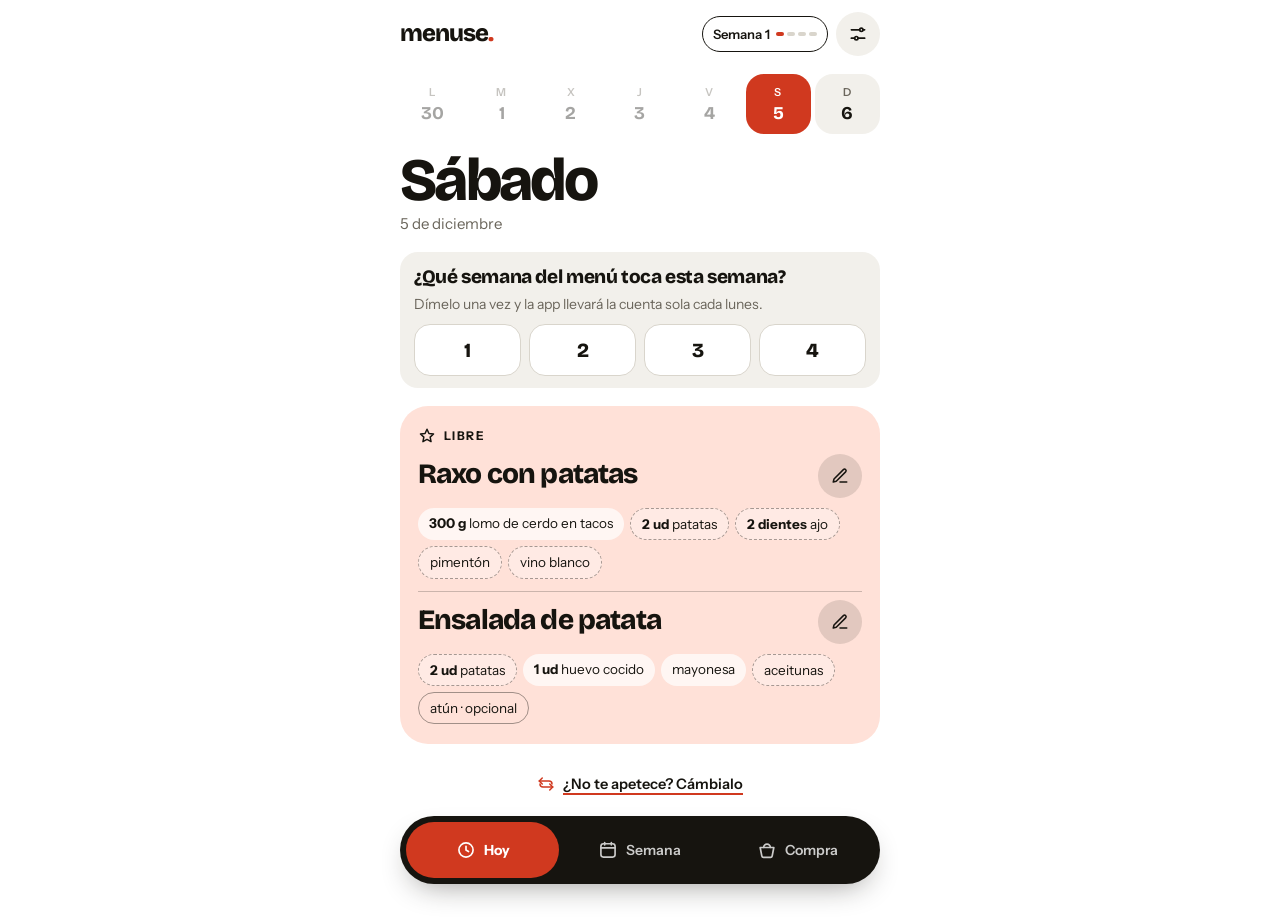
<file: index.html>
<!DOCTYPE html>
<html lang="es">
<head>
<meta charset="UTF-8">
<meta name="viewport" content="width=device-width, initial-scale=1, viewport-fit=cover">
<title>Menuse</title>
<meta name="description" content="Qué comer cada día y la compra de la semana">
<meta name="theme-color" content="#FFFFFF" media="(prefers-color-scheme: light)">
<meta name="theme-color" content="#121110" media="(prefers-color-scheme: dark)">
<meta name="apple-mobile-web-app-capable" content="yes">
<meta name="apple-mobile-web-app-status-bar-style" content="black-translucent">
<meta name="apple-mobile-web-app-title" content="Menuse">
<meta name="mobile-web-app-capable" content="yes">
<link rel="manifest" href="manifest.json">
<link rel="icon" type="image/png" href="favicon.png">
<link rel="apple-touch-icon" href="icon-180.png">
<link rel="preconnect" href="https://fonts.googleapis.com">
<link rel="preconnect" href="https://fonts.gstatic.com" crossorigin>
<link rel="stylesheet" href="https://fonts.googleapis.com/css2?family=Bricolage+Grotesque:opsz,wght@12..96,400..800&family=Instrument+Sans:wght@400..700&display=swap">
<link rel="stylesheet" href="css/styles.css">
</head>
<body>

<header class="topbar">
  <div class="topbar-in">
    <div class="brand">
      <div class="wordmark" aria-label="Menuse">menuse<span>.</span></div>
      <!-- casa compartida en la que estás (sólo si estás en una); al tocarlo, se abre la casa -->
      <button class="housetag" id="houseTag" hidden></button>
    </div>
    <!-- qué semana estás mirando; al tocarlo se elige otra -->
    <button class="weekpill" id="weekPill" aria-label="Elegir semana"></button>
    <!-- ajustes: estaciones, tema y copia de seguridad -->
    <button class="hbtn" id="settingsBtn" aria-label="Ajustes">
      <svg viewBox="0 0 24 24" fill="none" stroke="currentColor" stroke-width="2" stroke-linecap="round" stroke-linejoin="round" aria-hidden="true">
        <path d="M4 7h10M18 7h2M4 17h4M12 17h8"/><circle cx="16" cy="7" r="2"/><circle cx="10" cy="17" r="2"/>
      </svg>
    </button>
  </div>
</header>

<main class="shell">
  <!-- aviso fijo cuando miras el menú de otra estación -->
  <div id="banner"></div>
  <section class="view" id="viewHoy"></section>
  <section class="view" id="viewSemana" hidden></section>
  <section class="view" id="viewShop" hidden></section>
</main>

<!-- barra de pestañas flotante, abajo, al alcance del pulgar -->
<nav class="tabbar" role="tablist" aria-label="Secciones">
  <div class="tabbar-in">
    <button class="tab" id="tabHoy" role="tab" aria-selected="true">
      <svg viewBox="0 0 24 24" fill="none" stroke="currentColor" stroke-width="2" stroke-linecap="round" aria-hidden="true">
        <circle cx="12" cy="12" r="8.5"/><path d="M12 7.5V12l3 1.8"/>
      </svg>
      Hoy
    </button>
    <button class="tab" id="tabSemana" role="tab" aria-selected="false">
      <svg viewBox="0 0 24 24" fill="none" stroke="currentColor" stroke-width="2" stroke-linecap="round" aria-hidden="true">
        <rect x="3.5" y="4.5" width="17" height="16" rx="3"/><path d="M3.5 9.5h17M8 3v3M16 3v3"/>
      </svg>
      Semana
    </button>
    <button class="tab" id="tabShop" role="tab" aria-selected="false">
      <svg viewBox="0 0 24 24" fill="none" stroke="currentColor" stroke-width="2" stroke-linecap="round" stroke-linejoin="round" aria-hidden="true">
        <path d="M8 9a4 4 0 0 1 8 0"/><path d="M3.8 9h16.4l-2 10.2a2 2 0 0 1-2 1.6H7.8a2 2 0 0 1-2-1.6z"/>
      </svg>
      Compra
    </button>
  </div>
</nav>

<div class="snack" id="snack" hidden>
  <span id="snackMsg"></span>
  <button id="snackUndo">Deshacer</button>
</div>

<div class="scrim" id="scrim" hidden></div>
<div class="sheet" id="sheet" role="dialog" aria-modal="true" hidden tabindex="-1">
  <div class="grab"></div>
  <div class="sheet-in" id="sheetIn"></div>
</div>

<!-- Toda la lógica está en js/ (Model, ViewModel y View). Empieza por js/app.js -->
<script type="module" src="js/app.js"></script>
</body>
</html>
</file>
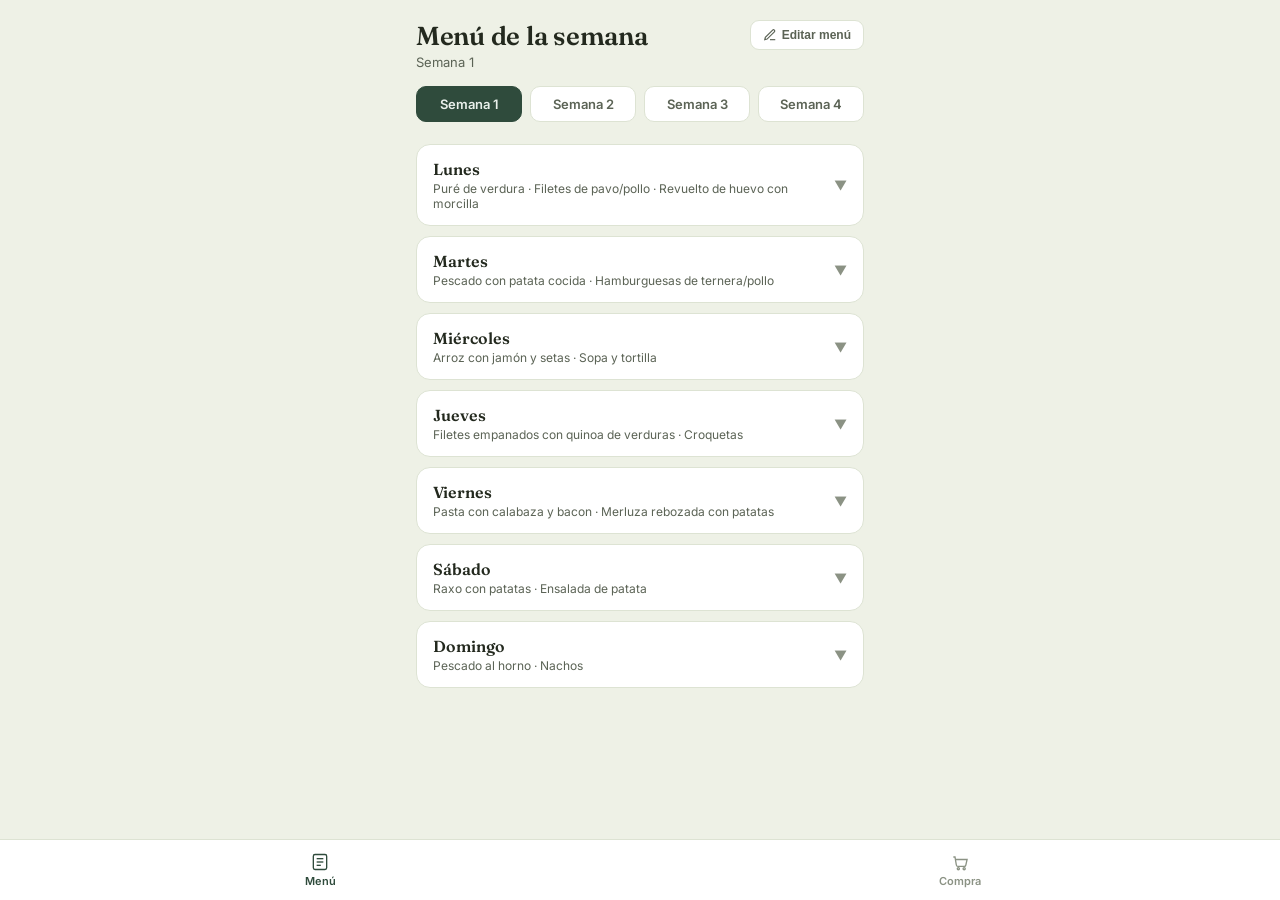
<file: menu-compra.html>
<!DOCTYPE html>
<html lang="es">
<head>
<meta charset="UTF-8">
<meta name="viewport" content="width=device-width, initial-scale=1.0, maximum-scale=1">
<title>Menú y compra</title>
<link rel="preconnect" href="https://fonts.googleapis.com">
<link rel="preconnect" href="https://fonts.gstatic.com" crossorigin>
<link href="https://fonts.googleapis.com/css2?family=Fraunces:opsz,wght@9..144,500;9..144,600;9..144,700&family=Inter:wght@400;500;600;700&display=swap" rel="stylesheet">
<style>
:root{
  --bg:#EEF1E6;
  --surface:#FFFFFF;
  --ink:#23291E;
  --ink-soft:#5B6355;
  --primary:#2F4B3C;
  --primary-ink:#EAF1EC;
  --accent:#C97B2E;
  --accent-ink:#4A2D0F;
  --muted:#8B9284;
  --line:#DDE3D3;
  --done:#B9C4AE;
  --danger:#A8402F;
  --basic-bg:#F3E4CC;
  --basic-ink:#7A4E14;
}
@media (prefers-color-scheme: dark){
  :root:not([data-theme="light"]){
    --bg:#1B1F17;
    --surface:#242A20;
    --ink:#EDEFE6;
    --ink-soft:#AEB5A2;
    --primary:#8FB89E;
    --primary-ink:#12241A;
    --accent:#E4A45C;
    --accent-ink:#2E1B08;
    --muted:#7C8672;
    --line:#3A4133;
    --done:#4B5442;
    --danger:#E27860;
    --basic-bg:#3E3121;
    --basic-ink:#E9C285;
  }
}
:root[data-theme="dark"]{
  --bg:#1B1F17;
  --surface:#242A20;
  --ink:#EDEFE6;
  --ink-soft:#AEB5A2;
  --primary:#8FB89E;
  --primary-ink:#12241A;
  --accent:#E4A45C;
  --accent-ink:#2E1B08;
  --muted:#7C8672;
  --line:#3A4133;
  --done:#4B5442;
  --danger:#E27860;
  --basic-bg:#3E3121;
  --basic-ink:#E9C285;
}
*{box-sizing:border-box;}
html,body{margin:0;padding:0;}
body{
  background:var(--bg);
  color:var(--ink);
  font-family:'Inter',system-ui,-apple-system,sans-serif;
  min-height:100vh;
  padding-bottom:84px;
}
.wrap{
  max-width:480px;
  margin:0 auto;
  padding:20px 16px 8px;
}
header{
  display:flex;
  justify-content:space-between;
  align-items:flex-start;
  gap:10px;
}
header h1{
  font-family:'Fraunces',Georgia,serif;
  font-weight:600;
  font-size:26px;
  margin:0 0 2px;
  letter-spacing:-0.01em;
}
header p{
  margin:0 0 16px;
  color:var(--ink-soft);
  font-size:13px;
}
.edit-toggle{
  border:1px solid var(--line);
  background:var(--surface);
  color:var(--ink-soft);
  font-size:12px;
  font-weight:600;
  padding:7px 12px;
  border-radius:9px;
  cursor:pointer;
  white-space:nowrap;
  flex-shrink:0;
  display:flex;
  align-items:center;
  gap:5px;
}
.edit-toggle.on{
  background:var(--primary);
  color:var(--primary-ink);
  border-color:var(--primary);
}
.edit-toggle svg{width:14px;height:14px;}
.restore-link{
  border:none;
  background:none;
  color:var(--danger);
  font-size:12px;
  font-weight:600;
  cursor:pointer;
  padding:0 0 14px;
  display:block;
  margin-top:-4px;
}

.weeks{
  display:flex;
  gap:8px;
  overflow-x:auto;
  padding-bottom:4px;
  margin-bottom:18px;
}
.week-pill{
  flex:1;
  text-align:center;
  padding:9px 0;
  border-radius:10px;
  border:1px solid var(--line);
  background:var(--surface);
  color:var(--ink-soft);
  font-size:13px;
  font-weight:600;
  cursor:pointer;
  white-space:nowrap;
  transition:background .15s, color .15s, border-color .15s;
}
.week-pill.active{
  background:var(--primary);
  color:var(--primary-ink);
  border-color:var(--primary);
}
.view{display:none;}
.view.active{display:block;}

.day-card{
  background:var(--surface);
  border:1px solid var(--line);
  border-radius:14px;
  margin-bottom:10px;
  overflow:hidden;
}
.day-head{
  display:flex;
  justify-content:space-between;
  align-items:center;
  padding:14px 16px;
  cursor:pointer;
}
.day-name{
  font-family:'Fraunces',Georgia,serif;
  font-weight:600;
  font-size:16px;
}
.day-sub{
  font-size:12px;
  color:var(--ink-soft);
  margin-top:2px;
}
.day-chev{
  color:var(--muted);
  font-size:13px;
  transition:transform .18s;
  flex-shrink:0;
}
.day-card.open .day-chev{transform:rotate(180deg);}
.day-body{
  display:none;
  padding:0 16px 14px;
  border-top:1px solid var(--line);
}
.day-card.open .day-body{display:block;padding-top:10px;}
.dish{
  margin-bottom:14px;
}
.dish:last-child{margin-bottom:0;}
.dish-name{
  font-weight:600;
  font-size:14px;
  margin-bottom:6px;
  color:var(--ink);
}
.ing-list{
  list-style:none;
  margin:0;
  padding:0;
}
.ing-list li{
  font-size:13px;
  color:var(--ink-soft);
  padding:3px 0 3px 14px;
  position:relative;
}
.ing-list li::before{
  content:"";
  position:absolute;
  left:0;
  top:10px;
  width:4px;
  height:4px;
  border-radius:50%;
  background:var(--muted);
}
.basic-pill{
  display:inline-block;
  font-size:10px;
  font-weight:600;
  color:var(--basic-ink);
  background:var(--basic-bg);
  border-radius:5px;
  padding:1px 6px;
  margin-left:6px;
  cursor:default;
  vertical-align:middle;
}
.basic-pill.clickable{cursor:pointer;}

.list-summary{
  display:flex;
  justify-content:space-between;
  align-items:baseline;
  margin-bottom:8px;
}
.list-summary .count{
  font-size:13px;
  color:var(--ink-soft);
}
.reset-btn{
  border:none;
  background:none;
  color:var(--accent);
  font-size:13px;
  font-weight:600;
  cursor:pointer;
  padding:4px;
}
.hide-basics-row{
  display:flex;
  align-items:center;
  gap:7px;
  margin-bottom:14px;
  font-size:12px;
  color:var(--ink-soft);
}
.hide-basics-row input{width:15px;height:15px;}

.shop-row{
  display:flex;
  align-items:center;
  gap:8px;
  padding:10px 4px;
  border-bottom:1px solid var(--line);
}
.shop-row:last-child{border-bottom:none;}
.check{
  width:22px;
  height:22px;
  min-width:22px;
  border-radius:50%;
  border:1.5px solid var(--muted);
  background:transparent;
  cursor:pointer;
  display:flex;
  align-items:center;
  justify-content:center;
  color:var(--primary-ink);
  font-size:12px;
  flex-shrink:0;
}
.check.checked{
  background:var(--primary);
  border-color:var(--primary);
}
.shop-item{
  flex:1;
  min-width:0;
}
.shop-item-name{
  font-size:14px;
  line-height:1.3;
}
.shop-row.checked .shop-item-name{
  color:var(--muted);
  text-decoration:line-through;
}
.qty-input{
  width:52px;
  padding:5px 4px;
  border:1px solid var(--line);
  border-radius:7px;
  background:var(--bg);
  color:var(--ink);
  font-size:13px;
  text-align:center;
  font-family:'Inter',sans-serif;
}
.unit-label{
  font-size:12px;
  color:var(--ink-soft);
  min-width:30px;
}
.del-btn{
  border:none;
  background:none;
  color:var(--danger);
  font-size:16px;
  cursor:pointer;
  padding:4px 2px;
  line-height:1;
  flex-shrink:0;
}

.add-form{
  margin-top:16px;
  padding:14px;
  background:var(--surface);
  border:1px solid var(--line);
  border-radius:14px;
}
.add-form-title{
  font-weight:600;
  font-size:14px;
  margin-bottom:10px;
}
.add-row{
  display:flex;
  gap:8px;
  margin-bottom:8px;
}
.add-row input{
  padding:8px 10px;
  border:1px solid var(--line);
  border-radius:8px;
  background:var(--bg);
  color:var(--ink);
  font-size:13px;
  font-family:'Inter',sans-serif;
  min-width:0;
}
.add-row input.name-input{flex:2;}
.add-row input.qty-input-form{flex:1;}
.add-row input.unit-input{flex:1;}
.add-btn{
  width:100%;
  padding:10px;
  border:none;
  border-radius:8px;
  background:var(--accent);
  color:var(--accent-ink);
  font-size:14px;
  font-weight:600;
  cursor:pointer;
  font-family:'Inter',sans-serif;
}
.custom-tag{
  font-size:10px;
  color:var(--accent);
  border:1px solid var(--accent);
  border-radius:5px;
  padding:1px 5px;
  margin-left:6px;
  vertical-align:middle;
}
.empty-note{
  font-size:13px;
  color:var(--ink-soft);
  text-align:center;
  padding:24px 0;
}

.edit-dish{
  border:1px solid var(--line);
  border-radius:10px;
  padding:10px;
  margin-bottom:10px;
  background:var(--bg);
}
.edit-dish-head{
  display:flex;
  gap:6px;
  margin-bottom:8px;
  align-items:center;
}
.edit-dish-head input{
  flex:1;
  font-weight:600;
  font-size:13px;
  padding:7px 9px;
  border:1px solid var(--line);
  border-radius:7px;
  background:var(--surface);
  color:var(--ink);
  font-family:'Inter',sans-serif;
  min-width:0;
}
.edit-ing-row{
  display:flex;
  gap:6px;
  margin-bottom:6px;
  align-items:center;
}
.edit-ing-row input{
  padding:6px 7px;
  border:1px solid var(--line);
  border-radius:7px;
  background:var(--surface);
  color:var(--ink);
  font-size:12px;
  font-family:'Inter',sans-serif;
  min-width:0;
}
.edit-ing-row .ei-item{flex:3;}
.edit-ing-row .ei-qty{flex:1;}
.edit-ing-row .ei-unit{flex:1;}
.small-btn{
  border:1px solid var(--line);
  background:var(--surface);
  color:var(--ink-soft);
  font-size:12px;
  font-weight:600;
  padding:6px 10px;
  border-radius:7px;
  cursor:pointer;
}
.small-btn.danger{color:var(--danger);border-color:var(--danger);}
.edit-dish-actions{
  display:flex;
  gap:8px;
  margin-top:4px;
}
.add-dish-btn{
  width:100%;
  padding:9px;
  border:1px dashed var(--muted);
  border-radius:9px;
  background:none;
  color:var(--ink-soft);
  font-size:13px;
  font-weight:600;
  cursor:pointer;
  font-family:'Inter',sans-serif;
}

nav.tabbar{
  position:fixed;
  bottom:0;
  left:0;
  right:0;
  background:var(--surface);
  border-top:1px solid var(--line);
  display:flex;
  padding:6px 0 max(6px, env(safe-area-inset-bottom));
  z-index:10;
}
.tab{
  flex:1;
  display:flex;
  flex-direction:column;
  align-items:center;
  gap:2px;
  background:none;
  border:none;
  color:var(--muted);
  font-family:'Inter',sans-serif;
  font-size:11px;
  font-weight:600;
  padding:6px 0;
  cursor:pointer;
}
.tab.active{color:var(--primary);}
.tab-icon{
  width:20px;
  height:20px;
}
</style>
</head>
<body>
<div class="wrap">
  <header>
    <div>
      <h1>Menú de la semana</h1>
      <p id="week-label">Semana 1</p>
    </div>
    <button class="edit-toggle" id="edit-toggle">
      <svg viewBox="0 0 24 24" fill="none" stroke="currentColor" stroke-width="2"><path d="M12 20h9"/><path d="M16.5 3.5a2.1 2.1 0 0 1 3 3L7 19l-4 1 1-4Z"/></svg>
      <span id="edit-toggle-label">Editar menú</span>
    </button>
  </header>

  <div class="weeks" id="weeks"></div>
  <button class="restore-link" id="restore-link" style="display:none;">Restablecer menú original</button>

  <section class="view active" id="view-menu"></section>

  <section class="view" id="view-shop">
    <div class="list-summary">
      <span class="count" id="shop-count">0 de 0 comprados</span>
      <button class="reset-btn" id="reset-checks">Desmarcar todo</button>
    </div>
    <label class="hide-basics-row">
      <input type="checkbox" id="hide-basics-check">
      Ocultar básicos (ingredientes que ya sueles tener)
    </label>
    <div id="shop-list"></div>
    <div class="add-form">
      <div class="add-form-title">Añadir producto</div>
      <div class="add-row">
        <input type="text" class="name-input" id="new-item-name" placeholder="Nombre del producto">
      </div>
      <div class="add-row">
        <input type="number" class="qty-input-form" id="new-item-qty" placeholder="Cantidad" min="0" step="any">
        <input type="text" class="unit-input" id="new-item-unit" placeholder="Unidad (g, ud...)">
      </div>
      <button class="add-btn" id="add-item-btn">Añadir a la lista</button>
    </div>
  </section>
</div>

<nav class="tabbar">
  <button class="tab active" data-view="menu">
    <svg class="tab-icon" viewBox="0 0 24 24" fill="none" stroke="currentColor" stroke-width="1.6"><rect x="4" y="3" width="16" height="18" rx="2"/><line x1="8" y1="8" x2="16" y2="8"/><line x1="8" y1="12" x2="16" y2="12"/><line x1="8" y1="16" x2="13" y2="16"/></svg>
    Menú
  </button>
  <button class="tab" data-view="shop">
    <svg class="tab-icon" viewBox="0 0 24 24" fill="none" stroke="currentColor" stroke-width="1.6"><path d="M4 6h2l1.6 9.6a2 2 0 0 0 2 1.7h7.4a2 2 0 0 0 2-1.6L20.5 9H7"/><circle cx="10" cy="20" r="1.3"/><circle cx="17" cy="20" r="1.3"/></svg>
    Compra
  </button>
</nav>

<script>
const DAYS = ["Lunes","Martes","Miércoles","Jueves","Viernes","Sábado","Domingo"];

function ing(qty, unit, item){ return {qty, unit, item}; }

const DEFAULT_MENU = [
[
  {dishes:[
    {name:"Puré de verdura", ingredients:[ing(300,"g","verduras variadas (patata, zanahoria, puerro, calabacín)"),ing(1,"diente","ajo"),ing(null,null,"aceite de oliva"),ing(null,null,"sal")]},
    {name:"Filetes de pavo/pollo", ingredients:[ing(2,"ud","filetes de pavo o pollo (150 g c/u)"),ing(null,null,"sal"),ing(null,null,"pimienta"),ing(null,null,"aceite de oliva")]},
    {name:"Revuelto de huevo con morcilla", ingredients:[ing(4,"ud","huevos"),ing(100,"g","morcilla"),ing(null,null,"aceite de oliva"),ing(null,null,"sal")]}
  ]},
  {dishes:[
    {name:"Pescado con patata cocida", ingredients:[ing(300,"g","pescado blanco (merluza o rape)"),ing(2,"ud","patatas"),ing(null,null,"aceite de oliva"),ing(null,null,"sal"),ing(null,null,"perejil")]},
    {name:"Hamburguesas de ternera/pollo", ingredients:[ing(2,"ud","hamburguesas de ternera o pollo (125 g c/u)"),ing(2,"ud","panes de hamburguesa"),ing(null,null,"lechuga"),ing(null,null,"tomate"),ing(null,null,"queso (opcional)")]}
  ]},
  {dishes:[
    {name:"Arroz con jamón y setas", ingredients:[ing(150,"g","arroz"),ing(80,"g","jamón en tacos"),ing(150,"g","setas"),ing(1,"diente","ajo"),ing(400,"ml","caldo de pollo"),ing(null,null,"aceite de oliva")]},
    {name:"Sopa y tortilla", ingredients:[ing(500,"ml","caldo de pollo o verduras"),ing(50,"g","fideos finos"),ing(4,"ud","huevos"),ing(2,"ud","patatas"),ing(null,null,"aceite de oliva"),ing(null,null,"sal")]}
  ]},
  {dishes:[
    {name:"Filetes empanados con quinoa de verduras", ingredients:[ing(2,"ud","filetes de pollo o ternera"),ing(1,"ud","huevos"),ing(null,null,"pan rallado"),ing(100,"g","quinoa"),ing(null,null,"verduras variadas (pimiento, calabacín, zanahoria)")]},
    {name:"Croquetas", ingredients:[ing(12,"ud","croquetas (o bechamel + jamón/pollo desmenuzado)"),ing(1,"ud","huevos"),ing(null,null,"pan rallado")]}
  ]},
  {dishes:[
    {name:"Pasta con calabaza y bacon", ingredients:[ing(200,"g","pasta"),ing(200,"g","calabaza"),ing(80,"g","bacon en tacos"),ing(1,"diente","ajo"),ing(100,"ml","nata o leche"),ing(null,null,"queso parmesano")]},
    {name:"Merluza rebozada con patatas", ingredients:[ing(2,"ud","filetes de merluza"),ing(null,null,"harina"),ing(1,"ud","huevos"),ing(2,"ud","patatas"),ing(null,null,"aceite de oliva")]}
  ]},
  {dishes:[
    {name:"Raxo con patatas", ingredients:[ing(300,"g","lomo de cerdo en tacos"),ing(2,"ud","patatas"),ing(2,"diente","ajo"),ing(null,null,"pimentón"),ing(null,null,"vino blanco")]},
    {name:"Ensalada de patata", ingredients:[ing(2,"ud","patatas"),ing(1,"ud","huevo cocido"),ing(null,null,"mayonesa"),ing(null,null,"aceitunas"),ing(null,null,"atún (opcional)")]}
  ]},
  {dishes:[
    {name:"Pescado al horno", ingredients:[ing(2,"ud","filetes de pescado blanco"),ing(1,"ud","limón"),ing(null,null,"patatas"),ing(null,null,"cebolla"),ing(null,null,"aceite de oliva")]},
    {name:"Nachos", ingredients:[ing(150,"g","nachos de maíz"),ing(100,"g","queso rallado"),ing(null,null,"tomate"),ing(null,null,"guacamole (opcional)"),ing(null,null,"jalapeños")]}
  ]}
],
[
  {dishes:[
    {name:"Cuartos de pollo al horno", ingredients:[ing(2,"ud","cuartos de pollo"),ing(2,"ud","patatas"),ing(null,null,"ajo"),ing(null,null,"romero"),ing(null,null,"aceite de oliva"),ing(null,null,"sal")]},
    {name:"Revuelto de gulas", ingredients:[ing(4,"ud","huevos"),ing(150,"g","gulas"),ing(null,null,"ajo"),ing(null,null,"guindilla (opcional)"),ing(null,null,"aceite de oliva")]}
  ]},
  {dishes:[
    {name:"Dorada con verduras a la plancha", ingredients:[ing(2,"ud","doradas"),ing(null,null,"calabacín"),ing(null,null,"pimiento"),ing(null,null,"cebolla"),ing(null,null,"aceite de oliva"),ing(null,null,"sal")]},
    {name:"Empanadillas", ingredients:[ing(10,"ud","obleas de empanadilla"),ing(null,null,"relleno de atún o carne"),ing(null,null,"tomate frito"),ing(1,"ud","huevo cocido (si es de atún)")]}
  ]},
  {dishes:[
    {name:"Ensalada de pasta con pollo", ingredients:[ing(200,"g","pasta"),ing(1,"ud","pechuga de pollo"),ing(null,null,"tomate cherry"),ing(null,null,"maíz"),ing(null,null,"aceitunas"),ing(null,null,"aceite de oliva")]},
    {name:"Boquerones/sardinas", ingredients:[ing(300,"g","boquerones o sardinas"),ing(null,null,"harina"),ing(null,null,"aceite de oliva"),ing(null,null,"limón"),ing(null,null,"sal")]}
  ]},
  {dishes:[
    {name:"Puré de lentejas/garbanzos + filetes de ternera", ingredients:[ing(200,"g","lentejas o garbanzos"),ing(null,null,"zanahoria"),ing(null,null,"cebolla"),ing(null,null,"ajo"),ing(2,"ud","filetes de ternera")]},
    {name:"Noodles", ingredients:[ing(200,"g","noodles"),ing(null,null,"verduras variadas (zanahoria, pimiento, brócoli)"),ing(null,null,"salsa de soja"),ing(null,null,"ajo"),ing(null,null,"jengibre")]}
  ]},
  {dishes:[
    {name:"Fideos con almejas", ingredients:[ing(200,"g","fideos"),ing(300,"g","almejas"),ing(null,null,"ajo"),ing(null,null,"perejil"),ing(null,null,"caldo de pescado"),ing(null,null,"vino blanco")]},
    {name:"Alitas de pollo", ingredients:[ing(8,"ud","alitas de pollo"),ing(null,null,"ajo"),ing(null,null,"pimentón"),ing(null,null,"aceite de oliva"),ing(null,null,"sal")]}
  ]},
  {dishes:[
    {name:"Albóndigas de ternera", ingredients:[ing(300,"g","carne picada de ternera"),ing(1,"ud","huevos"),ing(null,null,"pan rallado"),ing(null,null,"ajo"),ing(null,null,"perejil"),ing(null,null,"tomate frito")]},
    {name:"Pizza", ingredients:[ing(1,"ud","base de masa de pizza"),ing(null,null,"tomate frito"),ing(null,null,"mozzarella"),ing(null,null,"ingredientes al gusto")]}
  ]},
  {dishes:[
    {name:"Carbonara", ingredients:[ing(200,"g","pasta"),ing(100,"g","bacon o panceta"),ing(2,"ud","huevos"),ing(null,null,"queso parmesano"),ing(null,null,"pimienta")]},
    {name:"Piqui piqui", ingredients:[ing(300,"g","carne de cerdo o pollo en tacos"),ing(null,null,"patatas fritas"),ing(null,null,"ajo"),ing(null,null,"pimentón"),ing(null,null,"mayonesa o alioli")]}
  ]}
],
[
  {dishes:[
    {name:"Ensalada de arroz con pescado", ingredients:[ing(150,"g","arroz"),ing(200,"g","pescado (atún o similar)"),ing(null,null,"maíz"),ing(null,null,"pimiento"),ing(null,null,"aceitunas"),ing(null,null,"aceite de oliva")]},
    {name:"Revuelto de setas shiitake", ingredients:[ing(4,"ud","huevos"),ing(150,"g","setas shiitake"),ing(null,null,"ajo"),ing(null,null,"aceite de oliva"),ing(null,null,"perejil")]}
  ]},
  {dishes:[
    {name:"Gnocchi con calabaza", ingredients:[ing(300,"g","gnocchi"),ing(200,"g","calabaza"),ing(100,"ml","nata"),ing(null,null,"queso parmesano"),ing(null,null,"nuez moscada")]},
    {name:"Salpicón de palometa", ingredients:[ing(300,"g","palometa cocida"),ing(null,null,"pimiento"),ing(null,null,"cebolla"),ing(null,null,"aceitunas"),ing(null,null,"vinagre"),ing(null,null,"aceite de oliva")]}
  ]},
  {dishes:[
    {name:"Filetes de ternera con verdura rebozada", ingredients:[ing(2,"ud","filetes de ternera"),ing(null,null,"verduras variadas (calabacín, berenjena)"),ing(null,null,"harina"),ing(null,null,"huevo"),ing(null,null,"aceite de oliva")]},
    {name:"Fingers de merluza/calamares a la romana", ingredients:[ing(200,"g","merluza en tiras o calamares"),ing(null,null,"harina"),ing(null,null,"huevo"),ing(null,null,"pan rallado"),ing(null,null,"aceite de oliva")]}
  ]},
  {dishes:[
    {name:"Lubina con quinoa", ingredients:[ing(2,"ud","lubinas"),ing(100,"g","quinoa"),ing(null,null,"verduras al gusto"),ing(null,null,"limón"),ing(null,null,"aceite de oliva")]},
    {name:"Cinta de lomo con puré de patata", ingredients:[ing(2,"ud","cintas de lomo de cerdo"),ing(2,"ud","patatas"),ing(null,null,"leche o mantequilla (para el puré)")]}
  ]},
  {dishes:[
    {name:"Pasta con carne picada", ingredients:[ing(200,"g","pasta"),ing(200,"g","carne picada"),ing(null,null,"tomate frito"),ing(null,null,"cebolla"),ing(null,null,"ajo")]},
    {name:"Tortilla de patata", ingredients:[ing(4,"ud","huevos"),ing(2,"ud","patatas"),ing(1,"ud","cebolla (opcional)"),ing(null,null,"aceite de oliva")]}
  ]},
  {dishes:[
    {name:"Guiso de carne", ingredients:[ing(300,"g","carne de ternera o cerdo"),ing(null,null,"patatas"),ing(null,null,"zanahoria"),ing(null,null,"cebolla"),ing(null,null,"vino tinto o caldo")]},
    {name:"Sandwich sorpresa", ingredients:[ing(null,null,"pan de molde"),ing(null,null,"jamón york"),ing(null,null,"queso"),ing(null,null,"mayonesa"),ing(null,null,"huevo (si se reboza y fríe)")]}
  ]},
  {dishes:[
    {name:"Barbacoa", ingredients:[ing(350,"g","carne variada (costillas, chuletas, chorizo)"),ing(null,null,"pan"),ing(null,null,"salsas al gusto")]},
    {name:"Fritura de pescado", ingredients:[ing(300,"g","pescaditos variados (boquerones, calamares)"),ing(null,null,"harina"),ing(null,null,"aceite de oliva")]}
  ]}
],
[
  {dishes:[
    {name:"Crema de zanahoria", ingredients:[ing(400,"g","zanahoria"),ing(1,"ud","patata"),ing(null,null,"cebolla"),ing(null,null,"caldo de verduras"),ing(null,null,"nata (opcional)")]},
    {name:"Secreto a la plancha", ingredients:[ing(300,"g","secreto ibérico"),ing(null,null,"sal"),ing(null,null,"aceite de oliva")]},
    {name:"Calamar a la plancha", ingredients:[ing(300,"g","calamar"),ing(null,null,"ajo"),ing(null,null,"perejil"),ing(null,null,"aceite de oliva"),ing(null,null,"limón")]}
  ]},
  {dishes:[
    {name:"Merluza en salsa verde", ingredients:[ing(2,"ud","filetes de merluza"),ing(null,null,"ajo"),ing(null,null,"perejil"),ing(null,null,"harina"),ing(null,null,"caldo de pescado"),ing(null,null,"vino blanco"),ing(null,null,"guisantes (opcional)")]},
    {name:"Croquetas", ingredients:[ing(12,"ud","croquetas (o bechamel + jamón/pollo desmenuzado)"),ing(1,"ud","huevos"),ing(null,null,"pan rallado")]}
  ]},
  {dishes:[
    {name:"Puré de legumbres + filete de ternera", ingredients:[ing(200,"g","legumbres (lentejas o garbanzos)"),ing(null,null,"verduras variadas"),ing(2,"ud","filetes de ternera")]},
    {name:"Arroz con salchichas y huevo", ingredients:[ing(150,"g","arroz"),ing(4,"ud","salchichas"),ing(2,"ud","huevos"),ing(null,null,"tomate frito (opcional)")]}
  ]},
  {dishes:[
    {name:"Risotto de espinacas y brócoli", ingredients:[ing(200,"g","arroz arborio"),ing(150,"g","espinacas"),ing(100,"g","brócoli"),ing(null,null,"caldo de verduras"),ing(null,null,"cebolla"),ing(null,null,"queso parmesano")]},
    {name:"Gallos cocidos con patata y ajada", ingredients:[ing(2,"ud","gallos (pescado)"),ing(2,"ud","patatas"),ing(null,null,"ajo"),ing(null,null,"pimentón"),ing(null,null,"aceite de oliva")]}
  ]},
  {dishes:[
    {name:"Calabacines rellenos de bacalao", ingredients:[ing(2,"ud","calabacines"),ing(200,"g","bacalao desmigado"),ing(null,null,"cebolla"),ing(null,null,"tomate"),ing(null,null,"queso rallado")]},
    {name:"Nuggets de pollo y aritos de cebolla", ingredients:[ing(10,"ud","nuggets de pollo"),ing(1,"ud","cebolla grande"),ing(null,null,"harina"),ing(null,null,"huevo"),ing(null,null,"pan rallado")]}
  ]},
  {dishes:[
    {name:"Japonés / Chino", ingredients:[ing(null,null,"plato variable — añade aquí tus propios ingredientes según la receta elegida")]}
  ]},
  {dishes:[
    {name:"Super hamburguesa (smash)", ingredients:[ing(300,"g","carne picada de ternera (2 hamburguesas smash)"),ing(2,"ud","panes de brioche"),ing(null,null,"queso cheddar"),ing(null,null,"cebolla"),ing(null,null,"salsa especial (mayonesa + ketchup + mostaza)"),ing(null,null,"pepinillos")]}
  ]}
]
];

const MENU_STORAGE_KEY = "menuCompraApp_menuData_v1";
const BASICS_STORAGE_KEY = "menuCompraApp_basicOverrides_v1";
const HIDE_BASICS_KEY = "menuCompraApp_hideBasics_v1";
const STORAGE_PREFIX = "menuCompraApp_week";

function deepClone(obj){ return JSON.parse(JSON.stringify(obj)); }

let MENU;
try{
  const raw = localStorage.getItem(MENU_STORAGE_KEY);
  MENU = raw ? JSON.parse(raw) : deepClone(DEFAULT_MENU);
}catch(e){
  MENU = deepClone(DEFAULT_MENU);
}

function saveMenu(){
  try{ localStorage.setItem(MENU_STORAGE_KEY, JSON.stringify(MENU)); }catch(e){}
}

function loadBasicOverrides(){
  try{
    const raw = localStorage.getItem(BASICS_STORAGE_KEY);
    if(raw) return JSON.parse(raw);
  }catch(e){}
  return {};
}
function saveBasicOverrides(obj){
  try{ localStorage.setItem(BASICS_STORAGE_KEY, JSON.stringify(obj)); }catch(e){}
}

function weekCountFor(itemLower){
  let count = 0;
  for(let w=0; w<MENU.length; w++){
    let found = false;
    for(const day of MENU[w]){
      for(const dish of day.dishes){
        for(const i2 of dish.ingredients){
          if(i2.item.trim().toLowerCase() === itemLower){ found = true; break; }
        }
        if(found) break;
      }
      if(found) break;
    }
    if(found) count++;
  }
  return count;
}

function isBasic(item){
  const key = item.trim().toLowerCase();
  const overrides = loadBasicOverrides();
  if(overrides.hasOwnProperty(key)) return overrides[key];
  return weekCountFor(key) >= 3;
}

function toggleBasic(item){
  const key = item.trim().toLowerCase();
  const overrides = loadBasicOverrides();
  overrides[key] = !isBasic(item);
  saveBasicOverrides(overrides);
}

let currentWeek = 0;
let currentView = "menu";
let editingMenu = false;

function storageKey(week){ return STORAGE_PREFIX + week; }

function loadState(week){
  try{
    const raw = localStorage.getItem(storageKey(week));
    if(raw) return JSON.parse(raw);
  }catch(e){}
  return {checked:{}, overrides:{}, removed:[], custom:[]};
}

function saveState(week, state){
  try{ localStorage.setItem(storageKey(week), JSON.stringify(state)); }catch(e){}
}

function itemKey(unit, item){
  return (unit||"") + "::" + item.trim().toLowerCase();
}

function buildBaseList(weekIdx){
  const map = new Map();
  MENU[weekIdx].forEach(day=>{
    day.dishes.forEach(dish=>{
      dish.ingredients.forEach(i=>{
        const key = itemKey(i.unit, i.item);
        if(map.has(key)){
          const existing = map.get(key);
          if(existing.qty!=null && i.qty!=null){ existing.qty += i.qty; }
        }else{
          map.set(key, {key, qty:i.qty, unit:i.unit, item:i.item, custom:false});
        }
      });
    });
  });
  return Array.from(map.values());
}

function renderWeekPills(){
  const el = document.getElementById("weeks");
  el.innerHTML = "";
  for(let w=0; w<4; w++){
    const btn = document.createElement("div");
    btn.className = "week-pill" + (w===currentWeek ? " active" : "");
    btn.textContent = "Semana " + (w+1);
    btn.addEventListener("click", ()=>{
      currentWeek = w;
      document.getElementById("week-label").textContent = "Semana " + (w+1);
      renderWeekPills();
      renderMenu();
      renderShop();
    });
    el.appendChild(btn);
  }
}

function formatQty(n){ return Math.round(n*100)/100; }
function capitalize(s){ return s.charAt(0).toUpperCase() + s.slice(1); }

function basicPillHtml(item, clickable){
  if(!isBasic(item)) return "";
  return `<span class="basic-pill${clickable?" clickable":""}" data-item="${item.replace(/"/g,'&quot;')}" title="Ingrediente básico: aparece en varias semanas o lo has marcado tú">básico</span>`;
}

function renderMenu(){
  const el = document.getElementById("view-menu");
  el.innerHTML = "";
  document.getElementById("restore-link").style.display = editingMenu ? "block" : "none";

  MENU[currentWeek].forEach((day, dayIdx)=>{
    const card = document.createElement("div");
    card.className = "day-card" + (editingMenu ? " open" : "");
    const dishNames = day.dishes.map(d=>d.name).join(" · ");
    card.innerHTML = `
      <div class="day-head">
        <div>
          <div class="day-name">${DAYS[dayIdx]}</div>
          <div class="day-sub">${dishNames}</div>
        </div>
        <div class="day-chev">&#9660;</div>
      </div>
      <div class="day-body"></div>
    `;
    const head = card.querySelector(".day-head");
    head.addEventListener("click", ()=>{
      if(editingMenu) return;
      card.classList.toggle("open");
    });
    const body = card.querySelector(".day-body");

    if(editingMenu){
      day.dishes.forEach((dish, dishIdx)=>{
        const dishEl = document.createElement("div");
        dishEl.className = "edit-dish";

        const head2 = document.createElement("div");
        head2.className = "edit-dish-head";
        const nameInput = document.createElement("input");
        nameInput.value = dish.name;
        nameInput.addEventListener("change", ()=>{
          dish.name = nameInput.value.trim() || "Plato sin nombre";
          saveMenu();
          renderMenu();
        });
        const delDishBtn = document.createElement("button");
        delDishBtn.className = "small-btn danger";
        delDishBtn.textContent = "Eliminar plato";
        delDishBtn.addEventListener("click", ()=>{
          if(confirm("¿Eliminar este plato del día?")){
            day.dishes.splice(dishIdx, 1);
            saveMenu();
            renderMenu();
            renderShop();
          }
        });
        head2.appendChild(nameInput);
        head2.appendChild(delDishBtn);
        dishEl.appendChild(head2);

        dish.ingredients.forEach((i, ingIdx)=>{
          const row = document.createElement("div");
          row.className = "edit-ing-row";
          row.innerHTML = `
            <input class="ei-item" placeholder="Ingrediente">
            <input class="ei-qty" type="number" step="any" placeholder="Cant.">
            <input class="ei-unit" placeholder="Unidad">
          `;
          const itemInput = row.querySelector(".ei-item");
          const qtyInput = row.querySelector(".ei-qty");
          const unitInput = row.querySelector(".ei-unit");
          itemInput.value = i.item;
          qtyInput.value = i.qty!=null ? i.qty : "";
          unitInput.value = i.unit || "";
          itemInput.addEventListener("change", ()=>{ i.item = itemInput.value.trim(); saveMenu(); renderShop(); });
          qtyInput.addEventListener("change", ()=>{
            const v = qtyInput.value.trim();
            i.qty = v==="" ? null : parseFloat(v);
            saveMenu(); renderShop();
          });
          unitInput.addEventListener("change", ()=>{ i.unit = unitInput.value.trim() || null; saveMenu(); renderShop(); });

          const delIngBtn = document.createElement("button");
          delIngBtn.className = "del-btn";
          delIngBtn.innerHTML = "&#10005;";
          delIngBtn.setAttribute("aria-label","Eliminar ingrediente");
          delIngBtn.addEventListener("click", ()=>{
            dish.ingredients.splice(ingIdx, 1);
            saveMenu(); renderMenu(); renderShop();
          });
          row.appendChild(delIngBtn);
          dishEl.appendChild(row);
        });

        const actions = document.createElement("div");
        actions.className = "edit-dish-actions";
        const addIngBtn = document.createElement("button");
        addIngBtn.className = "small-btn";
        addIngBtn.textContent = "+ Ingrediente";
        addIngBtn.addEventListener("click", ()=>{
          dish.ingredients.push({qty:null, unit:null, item:""});
          saveMenu(); renderMenu();
        });
        actions.appendChild(addIngBtn);
        dishEl.appendChild(actions);

        body.appendChild(dishEl);
      });

      const addDishBtn = document.createElement("button");
      addDishBtn.className = "add-dish-btn";
      addDishBtn.textContent = "+ Añadir plato a " + DAYS[dayIdx];
      addDishBtn.addEventListener("click", ()=>{
        day.dishes.push({name:"Nuevo plato", ingredients:[]});
        saveMenu(); renderMenu();
      });
      body.appendChild(addDishBtn);

    }else{
      day.dishes.forEach(dish=>{
        const dishEl = document.createElement("div");
        dishEl.className = "dish";
        const ul = document.createElement("ul");
        ul.className = "ing-list";
        dish.ingredients.forEach(i=>{
          const li = document.createElement("li");
          const text = i.qty!=null ? `${formatQty(i.qty)} ${i.unit||""} de ${i.item}`.replace(/\s+/g," ") : capitalize(i.item);
          li.innerHTML = text + basicPillHtml(i.item, false);
          ul.appendChild(li);
        });
        const title = document.createElement("div");
        title.className = "dish-name";
        title.textContent = dish.name;
        dishEl.appendChild(title);
        dishEl.appendChild(ul);
        body.appendChild(dishEl);
      });
    }

    el.appendChild(card);
  });
}

function renderShop(){
  const state = loadState(currentWeek);
  const base = buildBaseList(currentWeek);
  const filtered = base.filter(i => !state.removed.includes(i.key));
  filtered.forEach(i=>{
    if(state.overrides.hasOwnProperty(i.key)){ i.qty = state.overrides[i.key]; }
  });
  const custom = (state.custom||[]).map(c=>({...c, custom:true}));
  let all = filtered.concat(custom);

  const hideBasics = localStorage.getItem(HIDE_BASICS_KEY) === "1";
  document.getElementById("hide-basics-check").checked = hideBasics;
  if(hideBasics){
    all = all.filter(i => !isBasic(i.item));
  }

  const listEl = document.getElementById("shop-list");
  listEl.innerHTML = "";

  if(all.length === 0){
    listEl.innerHTML = `<div class="empty-note">No hay productos en esta lista.</div>`;
  }

  all.forEach(i=>{
    const key = i.key;
    const isChecked = !!state.checked[key];
    const row = document.createElement("div");
    row.className = "shop-row" + (isChecked ? " checked" : "");

    const check = document.createElement("button");
    check.className = "check" + (isChecked ? " checked" : "");
    check.innerHTML = isChecked ? "&#10003;" : "";
    check.addEventListener("click", ()=>{
      const st = loadState(currentWeek);
      st.checked[key] = !st.checked[key];
      saveState(currentWeek, st);
      renderShop();
    });

    const nameWrap = document.createElement("div");
    nameWrap.className = "shop-item";
    const nameEl = document.createElement("div");
    nameEl.className = "shop-item-name";
    nameEl.innerHTML = capitalize(i.item) + (i.custom ? '<span class="custom-tag">tuyo</span>' : "") + basicPillHtml(i.item, true);
    nameWrap.appendChild(nameEl);
    const badge = nameEl.querySelector(".basic-pill");
    if(badge){
      badge.addEventListener("click", ()=>{
        toggleBasic(i.item);
        renderShop();
      });
    }

    row.appendChild(check);
    row.appendChild(nameWrap);

    if(i.qty!=null){
      const qtyInput = document.createElement("input");
      qtyInput.type = "number";
      qtyInput.className = "qty-input";
      qtyInput.value = formatQty(i.qty);
      qtyInput.step = "any";
      qtyInput.min = "0";
      qtyInput.addEventListener("change", ()=>{
        const val = parseFloat(qtyInput.value);
        const st = loadState(currentWeek);
        if(i.custom){
          const c = st.custom.find(x=>x.key===key);
          if(c) c.qty = isNaN(val) ? null : val;
        }else{
          st.overrides[key] = isNaN(val) ? 0 : val;
        }
        saveState(currentWeek, st);
      });
      row.appendChild(qtyInput);
      const unitEl = document.createElement("span");
      unitEl.className = "unit-label";
      unitEl.textContent = i.unit || "";
      row.appendChild(unitEl);
    }

    const delBtn = document.createElement("button");
    delBtn.className = "del-btn";
    delBtn.innerHTML = "&#10005;";
    delBtn.setAttribute("aria-label", "Eliminar producto");
    delBtn.addEventListener("click", ()=>{
      const st = loadState(currentWeek);
      if(i.custom){
        st.custom = st.custom.filter(x=>x.key!==key);
      }else{
        st.removed.push(key);
      }
      delete st.checked[key];
      saveState(currentWeek, st);
      renderShop();
    });
    row.appendChild(delBtn);

    listEl.appendChild(row);
  });

  const checkedCount = all.filter(i=>state.checked[i.key]).length;
  document.getElementById("shop-count").textContent = `${checkedCount} de ${all.length} comprados`;
}

document.getElementById("reset-checks").addEventListener("click", ()=>{
  const st = loadState(currentWeek);
  st.checked = {};
  saveState(currentWeek, st);
  renderShop();
});

document.getElementById("hide-basics-check").addEventListener("change", (e)=>{
  localStorage.setItem(HIDE_BASICS_KEY, e.target.checked ? "1" : "0");
  renderShop();
});

document.getElementById("add-item-btn").addEventListener("click", ()=>{
  const nameInput = document.getElementById("new-item-name");
  const qtyInput = document.getElementById("new-item-qty");
  const unitInput = document.getElementById("new-item-unit");
  const name = nameInput.value.trim();
  if(!name) return;
  const qtyVal = qtyInput.value.trim() ? parseFloat(qtyInput.value) : null;
  const unitVal = unitInput.value.trim() || null;
  const st = loadState(currentWeek);
  const newKey = "custom::" + Date.now() + "::" + name.toLowerCase();
  st.custom = st.custom || [];
  st.custom.push({key:newKey, item:name, qty:qtyVal, unit:unitVal});
  saveState(currentWeek, st);
  nameInput.value = "";
  qtyInput.value = "";
  unitInput.value = "";
  renderShop();
});

document.getElementById("edit-toggle").addEventListener("click", ()=>{
  editingMenu = !editingMenu;
  const btn = document.getElementById("edit-toggle");
  btn.classList.toggle("on", editingMenu);
  document.getElementById("edit-toggle-label").textContent = editingMenu ? "Listo" : "Editar menú";
  renderMenu();
});

document.getElementById("restore-link").addEventListener("click", ()=>{
  if(confirm("Esto restablecerá el menú original de las 4 semanas y perderás tus cambios en el menú. ¿Continuar?")){
    MENU = deepClone(DEFAULT_MENU);
    saveMenu();
    renderMenu();
    renderShop();
  }
});

document.querySelectorAll(".tab").forEach(tab=>{
  tab.addEventListener("click", ()=>{
    document.querySelectorAll(".tab").forEach(t=>t.classList.remove("active"));
    tab.classList.add("active");
    currentView = tab.dataset.view;
    document.getElementById("view-menu").classList.toggle("active", currentView==="menu");
    document.getElementById("view-shop").classList.toggle("active", currentView==="shop");
  });
});

renderWeekPills();
renderMenu();
renderShop();
</script>
</body>
</html>
</file>
<file: css/styles.css>
/* Menuse · estilos «Mercado»
   Fondo blanco, letra grotesca grande y colores planos con significado:
   azafrán = comida, índigo = cena, tomate = hoy y la acción principal. */

/* ---------- colores (modo claro) ---------- */
:root{
  color-scheme: light;
  --paper:#FFFFFF;        /* fondo */
  --surface:#F2F0EB;      /* superficies ("mesa") */
  --ink:#16140F;          /* texto ("tinta") */
  --ink-soft:#6B665C;     /* texto secundario */
  --ink-faint:#9A958B;    /* comprado / tachado */
  --line:#ECE9E2;
  --line-strong:#D9D5CC;
  --accent:#D0391F;       /* tomate: relleno de botones y "hoy" */
  --on-accent:#FFFFFF;
  --accent-ink:#A82B15;   /* tomate para texto sobre blanco */
  --accent-tint:#FFF4F1;
  --comida:#F6C343; --on-comida:#16140F; --comida-chip:rgba(255,255,255,.62);
  --cena:#2A2C74;   --on-cena:#FFFFFF;   --cena-chip:rgba(255,255,255,.16);
  --libre:#FFE1D8;  --on-libre:#16140F;  --libre-chip:rgba(255,255,255,.7);
  --desayuno:#CFE6D6; --on-desayuno:#16140F; --desayuno-chip:rgba(255,255,255,.66);
  --basic-tint:#FBEDC4; --basic-ink:#6B4E00;
  --strong:#16140F;       /* tarjetas fuertes, barra de abajo, aviso */
  --on-strong:#FFFFFF;
  --strong-chip:rgba(255,255,255,.12);
  --highlight:#F6C343;    /* etiquetas sobre fondo fuerte */
  --shadow:0 12px 30px -12px rgba(22,20,15,.45);
  --display:'Bricolage Grotesque', 'Arial Narrow', system-ui, sans-serif;
  --sans:'Instrument Sans', system-ui, -apple-system, 'Segoe UI', sans-serif;
}
/* ---------- colores (modo oscuro) ---------- */
@media (prefers-color-scheme: dark){
  :root:not([data-theme="light"]){
    color-scheme: dark;
    --paper:#121110; --surface:#22201D; --ink:#F4F1EA; --ink-soft:#A39E94; --ink-faint:#6E6A63;
    --line:#2A2825; --line-strong:#3A3733;
    --accent:#FF7A5C; --on-accent:#121110; --accent-ink:#FF8A6E; --accent-tint:#2E1B16;
    --cena:#3B3E9A; --libre:#3A2621; --on-libre:#F4F1EA; --libre-chip:rgba(255,255,255,.1);
    --basic-tint:#3A3016; --basic-ink:#F6C343;
    --strong:#F4F1EA; --on-strong:#16140F; --strong-chip:rgba(22,20,15,.08); --highlight:#A82B15;
    --shadow:0 12px 30px -10px rgba(0,0,0,.8);
  }
}
:root[data-theme="dark"]{
  color-scheme: dark;
  --paper:#121110; --surface:#22201D; --ink:#F4F1EA; --ink-soft:#A39E94; --ink-faint:#6E6A63;
  --line:#2A2825; --line-strong:#3A3733;
  --accent:#FF7A5C; --on-accent:#121110; --accent-ink:#FF8A6E; --accent-tint:#2E1B16;
  --cena:#3B3E9A; --libre:#3A2621; --on-libre:#F4F1EA; --libre-chip:rgba(255,255,255,.1);
  --basic-tint:#3A3016; --basic-ink:#F6C343;
  --strong:#F4F1EA; --on-strong:#16140F; --strong-chip:rgba(22,20,15,.08); --highlight:#A82B15;
  --shadow:0 12px 30px -10px rgba(0,0,0,.8);
}

/* ---------- base ---------- */
*{box-sizing:border-box;}
html,body{margin:0;padding:0;}
body{
  background:var(--paper);color:var(--ink);
  font-family:var(--sans);font-size:15px;line-height:1.4;
  -webkit-font-smoothing:antialiased;
  padding-bottom:calc(112px + env(safe-area-inset-bottom, 0px));
}
button,input,textarea{font-family:inherit;font-size:inherit;color:inherit;}
button{cursor:pointer;}
:focus-visible{outline:3px solid var(--accent);outline-offset:2px;border-radius:8px;}
.shell{max-width:520px;margin:0 auto;padding:0 20px;}
.view{padding-top:6px;display:flex;flex-direction:column;gap:18px;}
.view[hidden]{display:none!important;}
h1,h2,h3{margin:0;}

/* botón redondo de icono */
.hbtn,.ibtn{
  flex:0 0 auto;width:44px;height:44px;border-radius:999px;border:0;
  background:var(--surface);color:var(--ink);display:grid;place-items:center;padding:0;position:relative;
}
.hbtn svg,.ibtn svg{width:20px;height:20px;}
.ibtn[aria-pressed="true"]{background:var(--ink);color:var(--paper);}
.hbtn.nudge::after{
  content:"";position:absolute;top:0;right:0;width:11px;height:11px;border-radius:50%;
  background:var(--accent);border:2px solid var(--paper);
}

/* ---------- cabecera ---------- */
.topbar{
  position:sticky;top:0;z-index:20;padding-top:env(safe-area-inset-top, 0px);
  background:color-mix(in srgb, var(--paper) 90%, transparent);
  backdrop-filter:blur(14px);-webkit-backdrop-filter:blur(14px);
}
.topbar-in{max-width:520px;margin:0 auto;padding:12px 20px;display:flex;align-items:center;gap:8px;}
.wordmark{font-family:var(--display);font-weight:800;font-size:24px;letter-spacing:-.04em;flex:0 0 auto;margin-right:auto;}
.wordmark span{color:var(--accent);}
.weekpill{
  min-width:0;overflow:hidden;
  height:36px;padding:0 10px;border-radius:999px;border:1.5px solid var(--ink);background:transparent;
  display:flex;align-items:center;gap:6px;font-size:13px;font-weight:600;white-space:nowrap;
}
.bars{display:flex;gap:3px;}
.bars i{display:block;width:8px;height:4px;border-radius:2px;background:var(--line-strong);}
.bars i.on{background:var(--accent);}
.bars i.now:not(.on){background:var(--ink-soft);}

/* ---------- avisos ---------- */
.note{
  display:flex;gap:10px;align-items:center;flex-wrap:wrap;
  background:var(--surface);border-radius:18px;padding:12px 14px;
  font-size:14px;color:var(--ink-soft);line-height:1.4;
}
.note > span{flex:1;min-width:0;}
.note b{color:var(--ink);font-weight:700;}
.note-q{display:block;font-family:var(--display);font-weight:800;font-size:19px;letter-spacing:-.02em;color:var(--ink);margin-bottom:4px;}
.pick4{display:grid;grid-template-columns:repeat(4,minmax(0,1fr));gap:8px;width:100%;}
.pick4 button{
  height:52px;border:1.5px solid var(--line-strong);background:var(--paper);color:var(--ink);border-radius:16px;
  font-family:var(--display);font-weight:800;font-size:20px;
}
.pick4 button[aria-pressed="true"]{background:var(--ink);color:var(--paper);border-color:var(--ink);}
.offline{
  display:flex;gap:9px;align-items:center;background:var(--surface);border-radius:14px;padding:10px 12px;
  font-size:13px;color:var(--ink-soft);
}
.offline svg{width:16px;height:16px;flex:0 0 auto;}
.remind{
  display:flex;align-items:center;gap:12px;background:var(--strong);color:var(--on-strong);
  border-radius:18px;padding:12px 14px;
}
.remind-ico{width:36px;height:36px;border-radius:12px;background:var(--accent);color:var(--on-accent);display:grid;place-items:center;flex:0 0 auto;}
.remind-ico svg{width:18px;height:18px;}
.remind-k{display:block;font-size:11px;font-weight:700;letter-spacing:.1em;text-transform:uppercase;color:var(--highlight);}
.remind-v{display:block;font-size:14.5px;font-weight:500;}
.remind-v small{font-size:12.5px;opacity:.7;}

/* ---------- Hoy ---------- */
.strip{display:grid;grid-template-columns:repeat(7,minmax(0,1fr));gap:4px;}
.strip button{
  height:60px;border:0;background:transparent;color:var(--ink);border-radius:18px;
  display:flex;flex-direction:column;align-items:center;justify-content:center;gap:3px;padding:0;
}
.strip .ini{font-size:11px;font-weight:600;letter-spacing:.06em;color:var(--ink-soft);}
.strip .num{font-family:var(--display);font-size:18px;font-weight:700;}
.strip .wknd{background:var(--surface);}
.strip .past{opacity:.38;}
.strip .today{background:var(--accent);color:var(--on-accent);}
.strip .today .ini{color:inherit;}
.hero h1{font-family:var(--display);font-weight:800;font-size:60px;line-height:.95;letter-spacing:-.045em;}
.hero p{margin:4px 0 0;font-size:15px;color:var(--ink-soft);}

/* tarjeta de una comida: su color dice si es comida, cena o libre */
.meal{
  border-radius:28px;padding:18px 18px 20px;display:flex;flex-direction:column;gap:12px;
  --chip:var(--comida-chip);background:var(--comida);color:var(--on-comida);
}
.meal.cena{--chip:var(--cena-chip);background:var(--cena);color:var(--on-cena);}
.meal.libre{--chip:var(--libre-chip);background:var(--libre);color:var(--on-libre);}
/* recordatorios de desayuno en la lista */
.sec.breakfast .sec-head{align-items:center;}
.sec.breakfast .sec-head svg{width:20px;height:20px;flex:0 0 auto;}
.sec.breakfast .sec-head h2{flex:0 1 auto;}
.sec.breakfast .sec-head > span{flex:1;}
.sec.breakfast .sec-head .linkbtn{min-height:36px;padding:0 4px;font-size:14px;}
.sec.breakfast .row-name{color:var(--ink-soft);}
.meal-head{display:flex;align-items:center;gap:8px;min-height:24px;}
.meal-head svg{width:18px;height:18px;flex:0 0 auto;}
.meal-label{font-size:12px;font-weight:700;letter-spacing:.12em;text-transform:uppercase;}
.swap-note{font-size:12px;font-weight:500;opacity:.75;}
.dish{display:flex;flex-direction:column;gap:10px;}
.dish + .dish{border-top:1px solid color-mix(in srgb, currentColor 22%, transparent);padding-top:14px;}
.dish-head{display:flex;align-items:flex-start;gap:10px;}
.dish-name{flex:1;font-family:var(--display);font-weight:800;font-size:28px;line-height:1.02;letter-spacing:-.03em;}
.edit-btn{
  flex:0 0 auto;width:44px;height:44px;border-radius:999px;border:0;margin-top:-6px;
  background:color-mix(in srgb, currentColor 12%, transparent);color:inherit;display:grid;place-items:center;padding:0;
}
.edit-btn svg{width:18px;height:18px;}
.ichips{display:flex;flex-wrap:wrap;gap:6px;list-style:none;margin:0;padding:0;}
.ichip{background:var(--chip);border-radius:999px;padding:7px 11px;font-size:13.5px;line-height:1.2;}
.ichip b{font-weight:700;}
.ichip.basic{background:color-mix(in srgb, var(--chip) 45%, transparent);border:1px dashed color-mix(in srgb, currentColor 38%, transparent);}
.ichip.opt{background:transparent;border:1px solid color-mix(in srgb, currentColor 40%, transparent);}
.dish-hints{margin:0;font-size:12.5px;opacity:.78;}
.prep{display:flex;gap:7px;align-items:center;font-size:13px;font-weight:600;}
.prep svg{width:15px;height:15px;flex:0 0 auto;}
.meal-empty{font-size:14px;opacity:.7;}
.foot-links{display:flex;flex-direction:column;align-items:center;gap:0;}
.linkbtn{
  border:0;background:transparent;color:var(--ink);min-height:44px;padding:0 10px;
  font-size:14.5px;font-weight:600;display:inline-flex;align-items:center;gap:8px;
  text-decoration:underline;text-underline-offset:4px;text-decoration-color:var(--accent);text-decoration-thickness:2px;
}
.linkbtn svg{width:18px;height:18px;color:var(--accent);}
.note .linkbtn{min-height:36px;padding:0 4px;flex:0 0 auto;}

/* ---------- títulos de pestaña ---------- */
.vhead{display:flex;align-items:flex-end;gap:8px;}
.vhead h1{flex:1;font-family:var(--display);font-weight:800;font-size:44px;line-height:1;letter-spacing:-.045em;}

/* ---------- Semana ---------- */
.wsel{display:grid;grid-template-columns:repeat(4,minmax(0,1fr));gap:8px;}
.wsel button{
  height:64px;border-radius:20px;border:1.5px solid var(--line-strong);background:var(--paper);color:var(--ink);
  display:flex;flex-direction:column;align-items:center;justify-content:center;gap:2px;padding:0;
}
.wsel .wn{font-family:var(--display);font-weight:800;font-size:26px;line-height:1;}
.wsel .wnow{font-size:10.5px;font-weight:700;letter-spacing:.08em;text-transform:uppercase;color:var(--accent-ink);}
.wsel button[aria-pressed="true"]{background:var(--ink);color:var(--paper);border-color:var(--ink);}
.wsel button[aria-pressed="true"] .wnow{color:var(--comida);}
.legend{display:flex;gap:14px;align-items:center;font-size:12.5px;color:var(--ink-soft);}
.legend span{display:flex;align-items:center;gap:6px;}
.legend .range{flex:1;justify-content:flex-end;}
.sw{display:inline-block;width:10px;height:10px;border-radius:3px;background:var(--comida);flex:0 0 auto;}
.sw.cena{background:var(--cena);}
.sw.libre{background:var(--accent);}
.sw.desayuno{background:var(--desayuno);}
.days{display:flex;flex-direction:column;}
.day{border-top:1px solid var(--line);}
.day:first-child{border-top:0;}
.day-head{
  width:100%;display:flex;align-items:flex-start;gap:14px;padding:12px 4px;border:0;background:transparent;
  color:var(--ink);text-align:left;
}
.dletter{width:44px;flex:0 0 auto;display:flex;flex-direction:column;align-items:center;}
.dletter b{font-family:var(--display);font-weight:800;font-size:24px;line-height:1;}
.dletter small{font-size:12px;color:var(--ink-soft);margin-top:2px;}
.dsum{flex:1;min-width:0;display:flex;flex-direction:column;gap:6px;}
.dline{display:flex;align-items:baseline;gap:8px;font-size:14.5px;}
.dline .sw{width:8px;height:8px;border-radius:2px;transform:translateY(-1px);}
.dprep{display:flex;align-items:center;gap:6px;font-size:12px;font-weight:600;color:var(--accent-ink);}
.dprep svg{width:13px;height:13px;}
.chev{flex:0 0 auto;width:20px;height:20px;color:var(--ink-soft);margin-top:4px;transition:transform .26s cubic-bezier(.4,0,.2,1);}
.day.open .chev{transform:rotate(180deg);}
.day.past .day-head{opacity:.45;}
.day.wknd{border-top:0;}
.day.wknd .day-head{background:var(--surface);border-radius:20px;margin:4px 0 0;padding:12px 10px;}
.day.today{border-top:0;}
.day.today .day-head{border:2px solid var(--accent);border-radius:22px;background:var(--accent-tint);padding:12px 10px;margin:4px 0;}
.day.today .dletter b,.day.today .dletter small{color:var(--accent-ink);font-weight:800;}
.day.today .dline{font-weight:600;}
.day + .day.today,.day.today + .day{border-top:0;}
.day-body{display:grid;grid-template-rows:0fr;transition:grid-template-rows .28s cubic-bezier(.4,0,.2,1);}
.day.open .day-body{grid-template-rows:1fr;}
.day-body-in{overflow:hidden;min-height:0;}
.day-body-pad{padding:4px 0 16px;display:flex;flex-direction:column;gap:10px;}
.day-body-pad .meal{border-radius:22px;padding:14px 14px 16px;gap:10px;}
.day-body-pad .dish-name{font-size:21px;}
.add-dish{
  width:100%;min-height:44px;border-radius:14px;border:1.5px dashed color-mix(in srgb, currentColor 40%, transparent);
  background:transparent;color:inherit;font-size:13.5px;font-weight:600;
}

/* ---------- Compra ---------- */
.pcard{
  background:var(--strong);color:var(--on-strong);border-radius:28px;padding:18px;
  display:flex;flex-direction:column;gap:14px;
}
.ptop{display:flex;align-items:flex-end;gap:10px;}
.pnum{flex:1;display:flex;align-items:baseline;gap:6px;}
.pnum b{font-family:var(--display);font-weight:800;font-size:64px;line-height:.85;letter-spacing:-.05em;}
.pnum span{font-family:var(--display);font-weight:700;font-size:24px;opacity:.55;}
.pside{display:flex;flex-direction:column;align-items:flex-end;gap:2px;}
.pside b{font-size:11px;font-weight:700;letter-spacing:.1em;text-transform:uppercase;color:var(--highlight);}
.pside span{font-size:13px;opacity:.75;}
.pbar{height:10px;border-radius:999px;background:var(--strong-chip);overflow:hidden;}
.pbar i{display:block;height:100%;border-radius:999px;background:var(--comida);transition:width .3s ease;}
.prow{display:flex;align-items:center;gap:10px;font-size:13.5px;}
.prow > span:first-child{flex:1;opacity:.8;}
.stepper{display:flex;align-items:center;gap:2px;background:var(--strong-chip);border-radius:999px;padding:3px;}
.stepper button{width:38px;height:38px;border-radius:999px;border:0;background:transparent;color:inherit;font-size:20px;font-weight:600;line-height:1;padding:0;}
.stepper button.plus{background:var(--on-strong);color:var(--strong);}
.stepper button[disabled]{opacity:.3;cursor:default;}
.stepper output{padding:0 10px;font-size:14px;font-weight:700;white-space:nowrap;}
.pcard .switch{background:var(--strong-chip);border-color:transparent;}
.pdone{
  height:44px;border-radius:999px;border:0;background:var(--on-strong);color:var(--strong);
  font-size:14px;font-weight:700;padding:0 16px;
}
.afilter{display:flex;gap:8px;overflow-x:auto;margin:0 -20px;padding:0 20px;scrollbar-width:none;}
.afilter::-webkit-scrollbar{display:none;}
.afilter button{
  flex:0 0 auto;height:40px;padding:0 14px;border-radius:999px;border:1.5px solid var(--line-strong);
  background:var(--paper);color:var(--ink);font-size:13.5px;font-weight:600;white-space:nowrap;
}
.afilter button span{color:var(--ink-soft);margin-left:4px;}
.afilter button[aria-pressed="true"]{background:var(--accent);color:var(--on-accent);border-color:var(--accent);}
.afilter button[aria-pressed="true"] span{color:inherit;opacity:.8;}
.sec{display:flex;flex-direction:column;}
.sec-head{display:flex;align-items:baseline;gap:8px;padding-bottom:4px;}
.sec-head h2{flex:1;font-family:var(--display);font-size:20px;font-weight:800;letter-spacing:-.02em;}
.sec-head span{font-size:13px;color:var(--ink-soft);font-weight:600;}
.row{display:flex;align-items:center;gap:12px;min-height:56px;border-top:1px solid var(--line);}
.tick{
  flex:0 0 auto;width:44px;height:44px;margin:0 -8px;border:0;background:transparent;padding:0;
  display:grid;place-items:center;
}
.tick i{
  width:28px;height:28px;border-radius:999px;border:2px solid var(--ink);display:grid;place-items:center;
  transition:background .14s ease;
}
.tick svg{width:16px;height:16px;color:var(--paper);opacity:0;}
.tick[aria-pressed="true"] i{background:var(--ink);}
.tick[aria-pressed="true"] svg{opacity:1;}
.row-main{
  flex:1;min-width:0;display:flex;align-items:center;gap:8px;border:0;background:transparent;
  padding:8px 0;text-align:left;color:var(--ink);
}
.row-text{flex:1;min-width:0;display:flex;flex-direction:column;}
.row-name{font-size:16px;font-weight:500;line-height:1.25;}
.row-hint{font-size:12px;color:var(--ink-soft);white-space:nowrap;overflow:hidden;text-overflow:ellipsis;}
.row-qty{font-family:var(--display);font-size:15px;font-weight:700;white-space:nowrap;flex:0 0 auto;}
.row.done .row-name{color:var(--ink-faint);text-decoration:line-through;}
.row.done .row-qty{color:var(--ink-faint);font-weight:500;font-family:var(--sans);font-size:14px;}
.tag{font-size:11px;font-weight:700;letter-spacing:.03em;padding:3px 8px;border-radius:999px;white-space:nowrap;flex:0 0 auto;}
.tag.basic{background:var(--basic-tint);color:var(--basic-ink);}
.tag.mine{background:var(--accent-tint);color:var(--accent-ink);}
.tag.fixed{background:var(--strong);color:var(--on-strong);}
.tag.opt{border:1px solid var(--line-strong);color:var(--ink-soft);}
.sec.optionals .row-name{color:var(--ink-soft);}
/* línea discreta con un enlace (comprados ocultos, días pasados) */
.infos{display:flex;flex-direction:column;margin:-8px 0 -6px;}
.infoline{display:flex;align-items:center;gap:4px;flex-wrap:wrap;font-size:13.5px;color:var(--ink-soft);margin:0;}
.infoline .linkbtn{min-height:36px;padding:0 4px;font-size:13.5px;}
.empty{text-align:center;padding:30px 20px;color:var(--ink-soft);font-size:14px;}
/* añadir, fijo abajo encima de la barra */
.addbar{
  position:fixed;left:0;right:0;z-index:15;
  bottom:calc(96px + env(safe-area-inset-bottom, 0px));
  padding:28px 20px 8px;
  background:linear-gradient(to bottom, color-mix(in srgb, var(--paper) 0%, transparent), var(--paper) 45%);
}
.addbar-in{max-width:480px;margin:0 auto;display:flex;gap:8px;}
.addbar input{
  flex:1;min-width:0;height:52px;border-radius:999px;border:0;background:var(--surface);color:var(--ink);
  padding:0 18px;font-size:15px;
}
.addbar input::placeholder{color:var(--ink-soft);}
.addbar .addgo{width:52px;height:52px;border-radius:999px;border:0;background:var(--accent);color:var(--on-accent);display:grid;place-items:center;flex:0 0 auto;padding:0;}
.addbar .addgo svg{width:22px;height:22px;}
/* «Una vez» / «Siempre» */
.addbar .addmode{flex:0 0 auto;width:52px;height:52px;padding:0;border-radius:999px;border:1.5px solid var(--line-strong);
  background:var(--paper);color:var(--ink-faint);display:grid;place-items:center;transition:background .15s,color .15s,border-color .15s;}
.addbar .addmode svg{width:22px;height:22px;transform:rotate(30deg);}
.addbar .addmode[aria-pressed="true"]{background:var(--accent-tint);color:var(--accent);border-color:var(--accent);}
.addbar .addmode[aria-pressed="true"] svg{fill:currentColor;}
#viewShop{padding-bottom:84px;}

/* ---------- barra de pestañas flotante ---------- */
.tabbar{
  position:fixed;left:0;right:0;z-index:20;
  bottom:calc(16px + env(safe-area-inset-bottom, 0px));padding:0 20px;
}
.tabbar-in{
  max-width:480px;margin:0 auto;height:68px;padding:6px;border-radius:999px;
  background:var(--strong);box-shadow:var(--shadow);
  display:grid;grid-template-columns:repeat(3,minmax(0,1fr));gap:4px;
}
.tab{
  border:0;border-radius:999px;background:transparent;color:var(--on-strong);opacity:.78;
  display:flex;align-items:center;justify-content:center;gap:8px;font-size:14px;font-weight:600;padding:0;
}
.tab svg{width:20px;height:20px;flex:0 0 auto;}
.tab[aria-selected="true"]{background:#D0391F;color:#FFFFFF;opacity:1;font-weight:700;}

/* ---------- aviso de abajo (Deshacer / Recargar) ---------- */
.snack{
  position:fixed;left:20px;right:20px;z-index:45;max-width:480px;margin:0 auto; /* por encima de las ventanas */
  bottom:calc(96px + env(safe-area-inset-bottom, 0px));
  background:var(--strong);color:var(--on-strong);border-radius:16px;padding:12px 14px;
  display:flex;align-items:center;gap:12px;box-shadow:var(--shadow);font-size:14px;
  opacity:0;transform:translateY(8px);transition:opacity .2s ease,transform .2s ease;
}
.snack.on{opacity:1;transform:translateY(0);}
.snack[hidden]{display:none;}
.snack:not(.on){pointer-events:none;}
.snack span{flex:1;min-width:0;}
.snack button{flex:0 0 auto;border:0;background:transparent;color:inherit;font-weight:700;font-size:14px;min-height:36px;padding:0 4px;text-decoration:underline;text-underline-offset:3px;text-decoration-color:var(--accent);text-decoration-thickness:2px;}

/* ---------- ventana que sube desde abajo ---------- */
.scrim{position:fixed;inset:0;z-index:40;background:rgba(22,20,15,.55);opacity:0;transition:opacity .22s ease;}
.scrim.on{opacity:1;}
.sheet{
  position:fixed;left:0;right:0;bottom:0;z-index:41;background:var(--paper);
  border-radius:32px 32px 0 0;max-height:90vh;overflow-y:auto;
  transform:translateY(100%);transition:transform .3s cubic-bezier(.32,.72,0,1);
  padding:0 0 calc(22px + env(safe-area-inset-bottom, 0px));
}
.sheet.on{transform:translateY(0);}
.sheet-in{max-width:520px;margin:0 auto;padding:0 20px;}
.grab{width:44px;height:5px;border-radius:999px;background:var(--line-strong);margin:10px auto 6px;}
.sheet-head{display:flex;align-items:flex-start;gap:12px;padding:8px 0 16px;}
.sheet-title{flex:1;font-family:var(--display);font-size:26px;font-weight:800;letter-spacing:-.03em;line-height:1.05;text-wrap:balance;}
.sheet-sub{font-size:13px;color:var(--ink-soft);margin:4px 0 0;}
.close{flex:0 0 auto;width:44px;height:44px;border-radius:999px;border:0;background:var(--surface);color:var(--ink);display:grid;place-items:center;padding:0;}
.close svg{width:18px;height:18px;}
.block{background:var(--surface);border-radius:20px;padding:14px;margin-bottom:12px;}
.block-label{font-size:12px;font-weight:700;letter-spacing:.08em;text-transform:uppercase;color:var(--ink-soft);margin:0 0 10px;}
.field{
  width:100%;min-height:48px;padding:10px 14px;border:0;border-radius:14px;
  background:var(--surface);color:var(--ink);font-size:15px;
}
.block .field{background:var(--paper);}
.field::placeholder{color:var(--ink-soft);}
textarea.field{min-height:120px;resize:vertical;font-size:12px;line-height:1.6;font-family:ui-monospace,Menlo,Consolas,monospace;}
.qtyrow,.addrow{display:flex;gap:8px;align-items:center;}
.addrow{margin-top:8px;}
.qtyrow .field{flex:1;}
.btn{min-height:52px;border:0;border-radius:999px;padding:0 20px;font-weight:700;font-size:15px;background:var(--ink);color:var(--paper);}
.btn.ghost{background:var(--paper);color:var(--ink);border:2px solid var(--line-strong);}
.btn{display:inline-flex;align-items:center;justify-content:center;gap:8px;}
.btn svg{width:18px;height:18px;flex:0 0 auto;}
.btn:active{transform:scale(.985);}
.btn.full{width:100%;}
a.btn{display:flex;align-items:center;justify-content:center;}
.textdanger{display:block;width:100%;min-height:44px;text-align:center;border:0;background:transparent;color:var(--accent-ink);font-size:14.5px;font-weight:700;}
.sheet-actions{display:flex;flex-direction:column;gap:8px;margin-top:4px;}
.hintline{font-size:12.5px;color:var(--ink-soft);margin:8px 0 0;line-height:1.45;}
.switchrow{display:flex;align-items:center;justify-content:space-between;gap:12px;font-size:14.5px;padding-top:12px;}
.switch{
  flex:0 0 auto;width:52px;height:32px;border-radius:999px;border:0;background:var(--line-strong);
  padding:3px;display:flex;align-items:center;transition:background .18s ease;
}
.switch i{display:block;width:26px;height:26px;border-radius:50%;background:var(--paper);transition:transform .18s ease;}
.switch[aria-checked="true"]{background:var(--accent);}
.switch[aria-checked="true"] i{transform:translateX(20px);}
.pcard .switch i{background:var(--on-strong);}
.pcard .switch[aria-checked="true"]{background:var(--comida);}
.pcard .switch[aria-checked="true"] i{background:var(--strong);}
.rows{background:var(--paper);border-radius:18px;overflow:hidden;}
.hit{width:100%;display:flex;align-items:center;gap:10px;padding:12px 14px;border:0;border-top:1px solid var(--line);background:transparent;text-align:left;color:var(--ink);min-height:56px;}
.hit:first-child{border-top:0;}
.hit-meta{display:block;font-size:10.5px;font-weight:700;letter-spacing:.07em;text-transform:uppercase;color:var(--ink-soft);}
.hit-name{display:block;font-size:15px;font-weight:600;margin-top:3px;}
.hit svg{width:16px;height:16px;color:var(--ink-soft);flex:0 0 auto;}
.chips{display:flex;gap:6px;flex-wrap:wrap;}
.chips button{border:1.5px solid var(--line-strong);background:var(--paper);color:var(--ink);border-radius:999px;min-height:40px;padding:0 14px;font-size:13.5px;font-weight:600;}
.chips button[aria-pressed="true"]{background:var(--ink);color:var(--paper);border-color:var(--ink);}
.origin{display:grid;grid-template-columns:auto minmax(0,1fr) auto;gap:10px;align-items:baseline;padding:9px 0;border-top:1px solid var(--line-strong);font-size:14px;}
.origin:first-of-type{border-top:0;padding-top:0;}
.origin .od{font-family:var(--display);font-weight:800;white-space:nowrap;}
.origin .op{min-width:0;}
.origin .op b{display:block;font-size:10.5px;font-weight:700;letter-spacing:.07em;text-transform:uppercase;color:var(--ink-soft);}
.origin .oq{font-family:var(--display);font-weight:700;white-space:nowrap;}
.ed-ing{background:var(--paper);border-radius:16px;padding:8px;margin-bottom:8px;}
.ed-top,.ed-bot{display:flex;gap:6px;align-items:center;}
.ed-top{margin-bottom:6px;}
.ed-top .field{flex:1;min-width:0;background:var(--surface);}
.ed-bot .field{flex:1;min-width:0;background:var(--surface);}
.del-x{flex:0 0 auto;width:44px;height:44px;border:0;background:transparent;color:var(--ink-soft);display:grid;place-items:center;border-radius:999px;padding:0;}
.del-x svg{width:18px;height:18px;}
.block .add-dish{border-color:var(--line-strong);color:var(--ink);background:transparent;margin-top:2px;}
.aisle{display:flex;align-items:center;gap:10px;padding:8px 8px 8px 14px;background:var(--surface);border-radius:16px;margin-bottom:8px;}
.aisle-n{font-family:var(--display);font-weight:800;font-size:15px;color:var(--ink-soft);width:16px;}
.aisle-name{flex:1;min-width:0;font-size:15px;font-weight:600;}
.aisle-btns{display:flex;gap:4px;flex:0 0 auto;}
.abtn{width:44px;height:44px;border:0;background:var(--paper);color:var(--ink);border-radius:999px;display:grid;place-items:center;padding:0;}
.abtn svg{width:16px;height:16px;}
.abtn[disabled]{opacity:.3;cursor:default;}

/* ---------- congelador ---------- */
.ichip svg{width:13px;height:13px;vertical-align:-2px;margin-right:4px;}
.ichip.frozen{box-shadow:inset 0 0 0 1.5px #3E7CB1;}
.ice-btn{flex:0 0 auto;width:44px;height:44px;border-radius:12px;border:1.5px solid var(--line-strong);background:var(--paper);
  color:var(--ink-soft);display:grid;place-items:center;padding:0;}
.ice-btn svg{width:20px;height:20px;}
.ice-btn[aria-pressed="true"]{background:#3E7CB1;border-color:#3E7CB1;color:#FFFFFF;}
.remind.thaw .remind-ico{background:#3E7CB1;color:#FFFFFF;}
.remind.thaw .linkbtn{color:inherit;min-height:36px;padding:0;margin-top:4px;font-size:13.5px;}
.remind.thaw .remind-v + .remind-v{margin-top:2px;}

/* ---------- gasto ---------- */
.money{font-family:var(--display);font-size:22px;font-weight:700;}
.euro{font-family:var(--display);font-size:22px;font-weight:700;color:var(--ink-soft);}
.spendline{display:flex;align-items:center;gap:8px;width:100%;min-height:48px;margin-top:-6px;padding:0 16px;
  border:1.5px solid var(--line-strong);border-radius:16px;background:transparent;color:var(--ink);font-size:14.5px;text-align:left;}
.spendline > span:first-child{flex:1;}
.spendline b{font-family:var(--display);font-weight:800;}
.spendline-more{font-size:13px;font-weight:700;color:var(--accent-ink);}
.spend-top{background:var(--strong);color:var(--on-strong);border-radius:24px;padding:16px 18px;margin-bottom:12px;display:flex;flex-direction:column;gap:2px;}
.spend-k{font-size:11px;font-weight:700;letter-spacing:.1em;text-transform:uppercase;color:var(--highlight);}
.spend-big{font-family:var(--display);font-weight:800;font-size:44px;letter-spacing:-.04em;line-height:1.05;}
.spend-sub{font-size:13px;opacity:.75;}
.mrow{width:100%;display:grid;grid-template-columns:96px minmax(0,1fr) auto;gap:10px;align-items:center;min-height:48px;
  border:0;border-top:1px solid var(--line-strong);background:transparent;color:var(--ink);padding:0;text-align:left;font-size:14px;}
.block > div:first-of-type > .mrow{border-top:0;}
.mbar{height:10px;border-radius:999px;background:var(--paper);overflow:hidden;}
.mbar i{display:block;height:100%;border-radius:999px;background:var(--ink-soft);}
.mbar i.cur{background:var(--accent);}
.mrow-v{font-family:var(--display);font-weight:800;white-space:nowrap;}
.mdetail{padding:4px 0 8px;}
.mdetail .aisle{background:var(--paper);}
.mdetail .aisle b{font-family:var(--display);}

/* ---------- ajustes ---------- */
.set-now{margin:0 0 10px;font-size:14.5px;}
.srow{display:flex;align-items:center;gap:10px;padding:10px 0;border-top:1px solid var(--line-strong);}
.block > div:first-of-type > .srow{border-top:0;padding-top:0;}
.srow-text{flex:1;min-width:0;display:flex;flex-direction:column;gap:2px;}
.srow-name{display:flex;align-items:center;gap:8px;font-family:var(--display);font-weight:800;font-size:18px;}
.srow-sub{font-size:12.5px;color:var(--ink-soft);}
.srow-btns{display:flex;gap:4px;align-items:center;flex:0 0 auto;}
.btn.sm{min-height:40px;padding:0 14px;font-size:14px;}
.srow-create{background:var(--paper);border-radius:14px;padding:12px;margin:0 0 10px;}
#banner:empty{display:none;}
#banner{padding-top:6px;}
.seasonnote{margin:0;background:var(--comida);color:var(--on-comida);}
.seasonnote b{color:inherit;}
.seasonnote .linkbtn{color:inherit;}

@media (prefers-reduced-motion: reduce){
  *{transition-duration:.01ms!important;animation-duration:.01ms!important;}
}

/* casa compartida: el código, grande y fácil de leer */
.housecode{margin:0 0 4px;padding:14px 8px;border-radius:12px;background:var(--paper);text-align:center;
  font:600 26px/1.2 ui-monospace,Menlo,Consolas,monospace;letter-spacing:3px;}
.housename{margin:0 0 6px;font-size:22px;font-weight:700;line-height:1.2;overflow-wrap:anywhere;}
.housename.none{color:var(--ink-soft);}
/* nombre de la casa bajo el logo */
.brand{display:flex;flex-direction:column;align-items:flex-start;min-width:0;flex:1;}
.housetag{border:0;background:none;padding:2px 0 0;margin:0;font:inherit;font-size:12.5px;font-weight:600;
  color:var(--ink-soft);max-width:100%;white-space:nowrap;overflow:hidden;text-overflow:ellipsis;cursor:pointer;
  display:flex;align-items:center;gap:5px;}
.housetag[hidden]{display:none;}
.housetag svg{width:13px;height:13px;flex:0 0 auto;}
</file>
